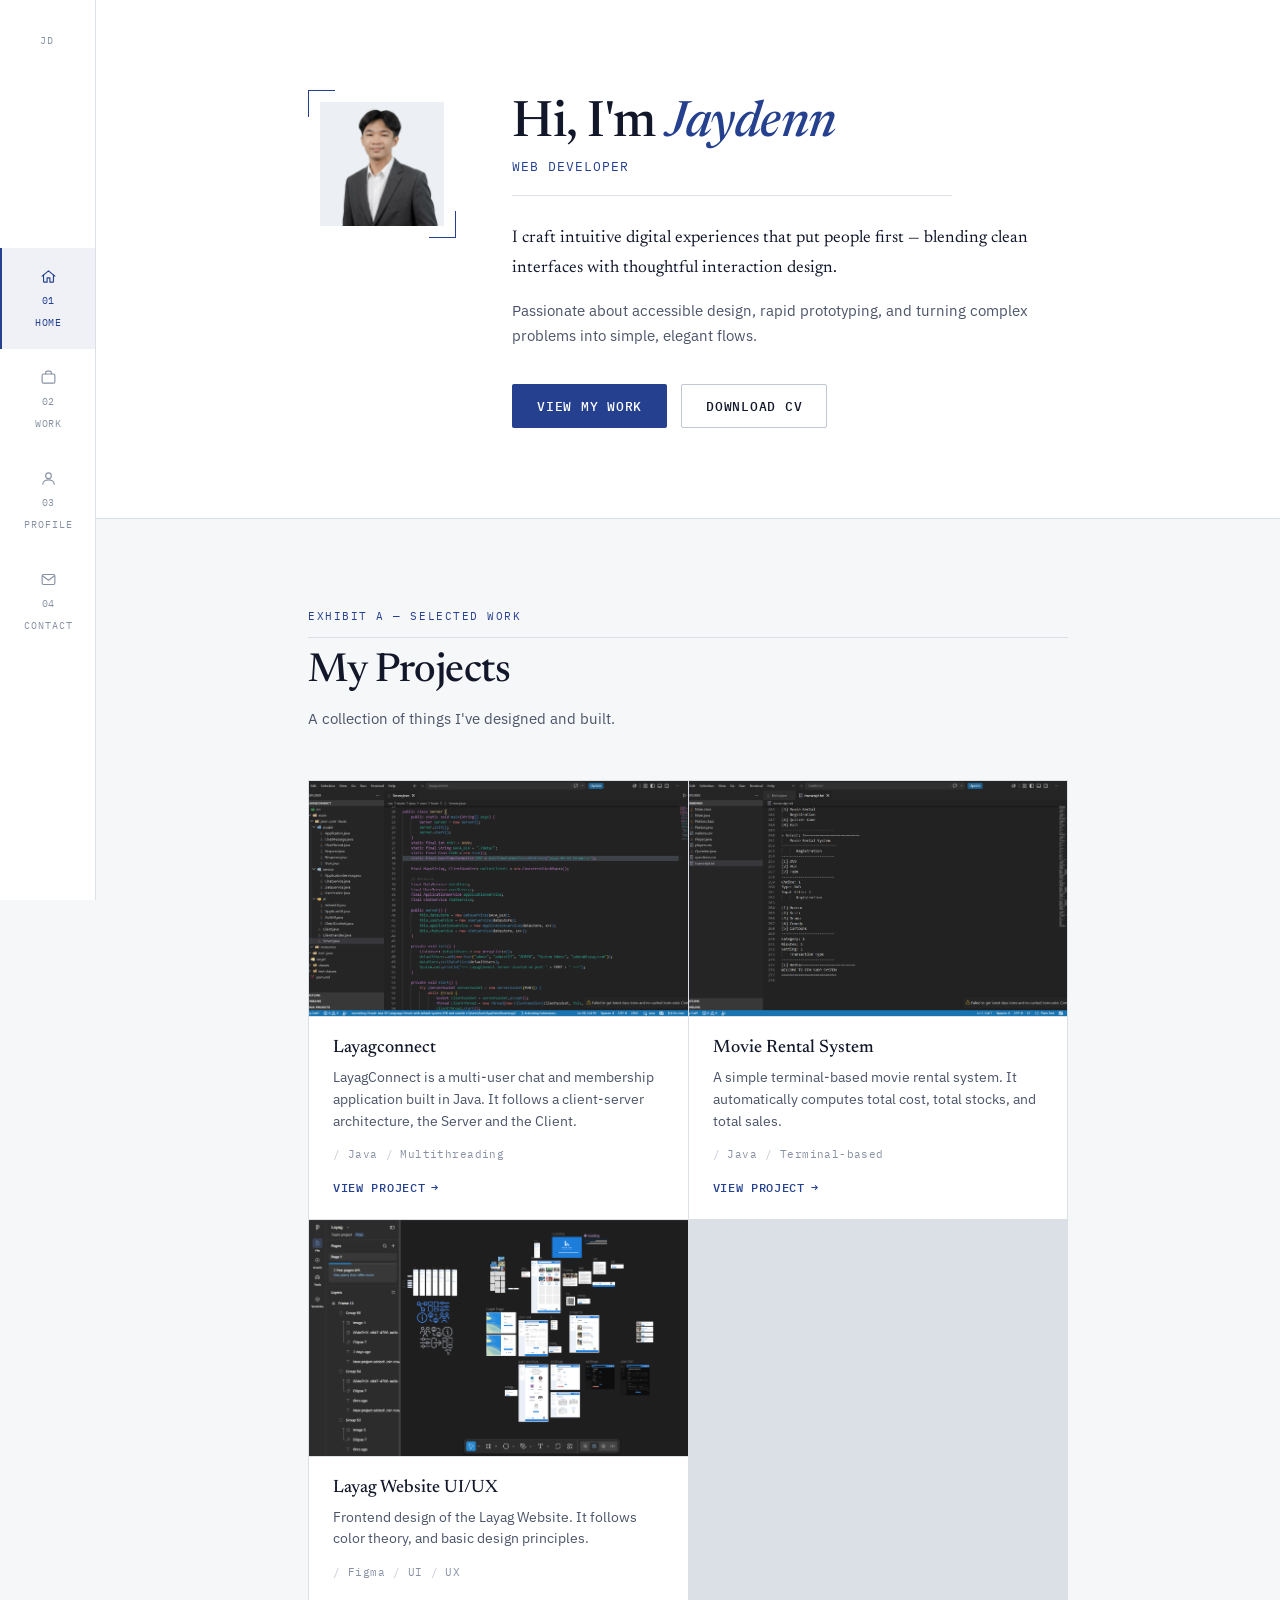
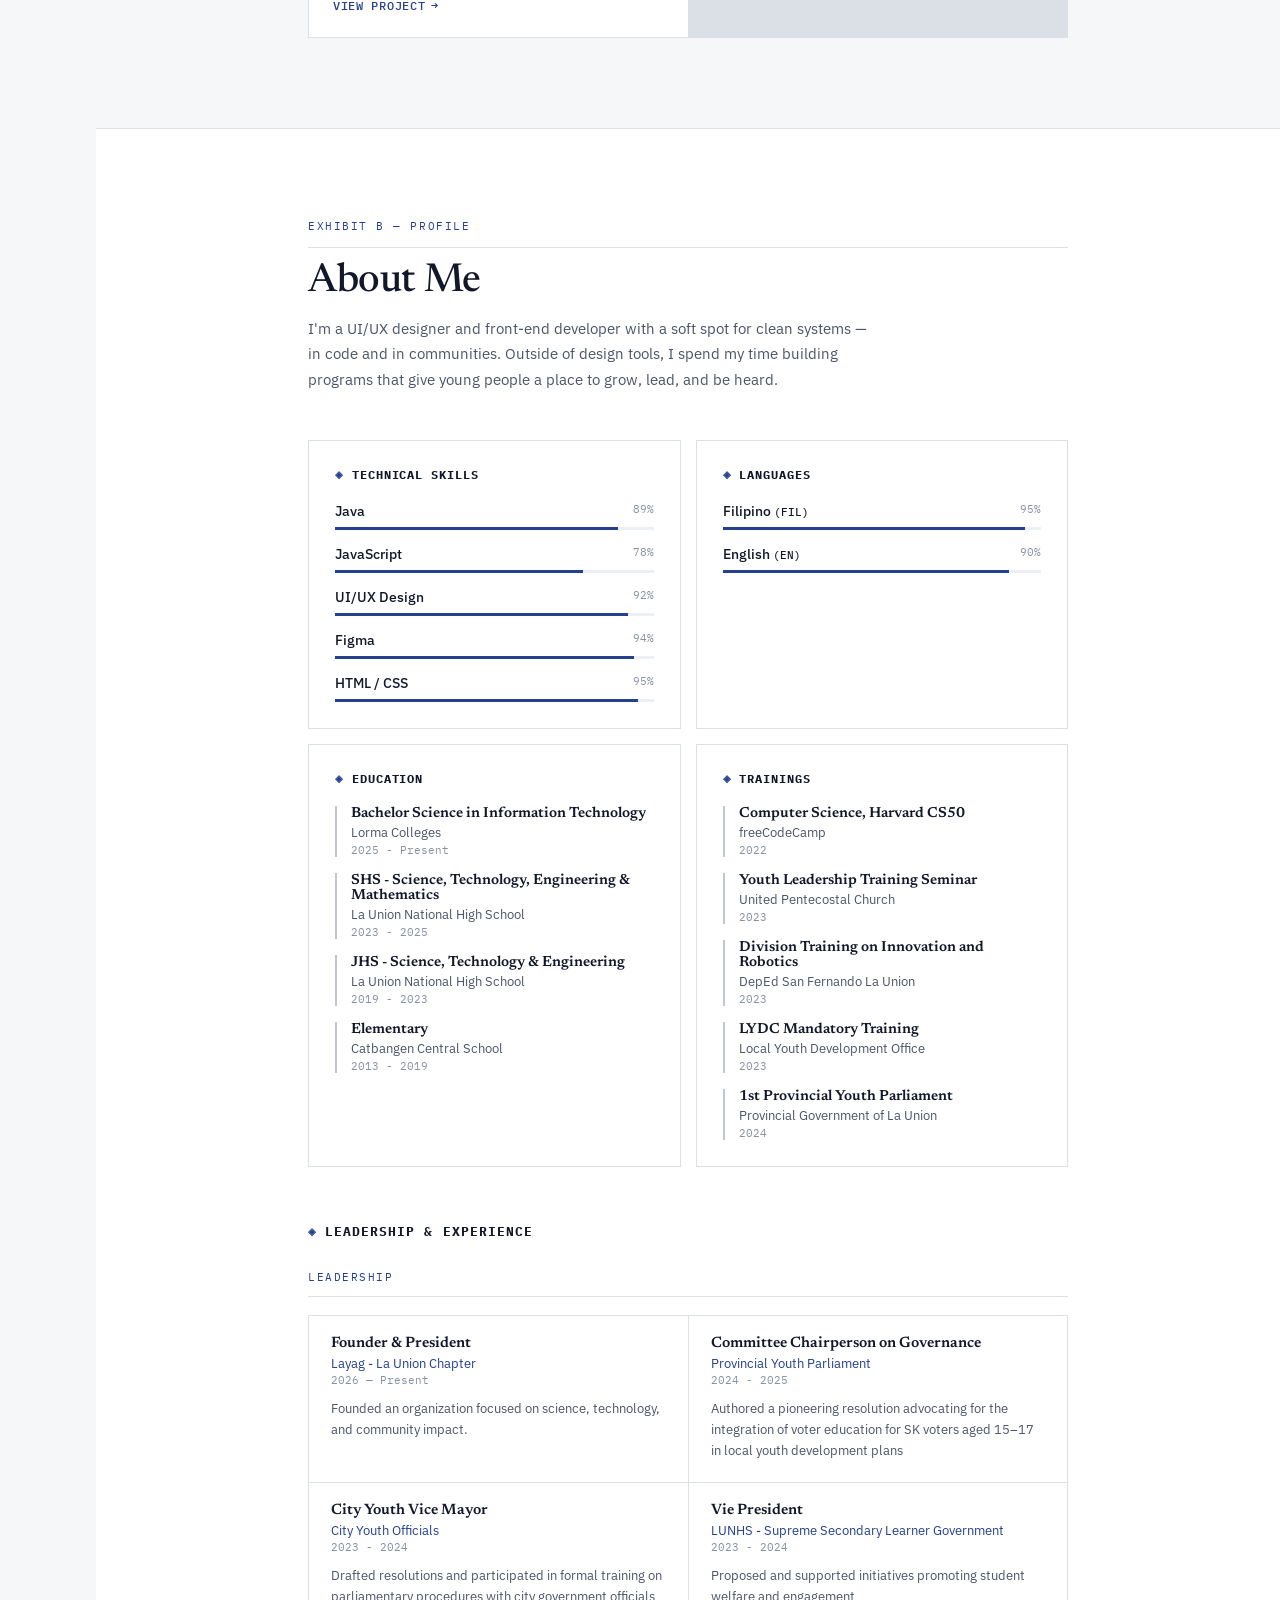
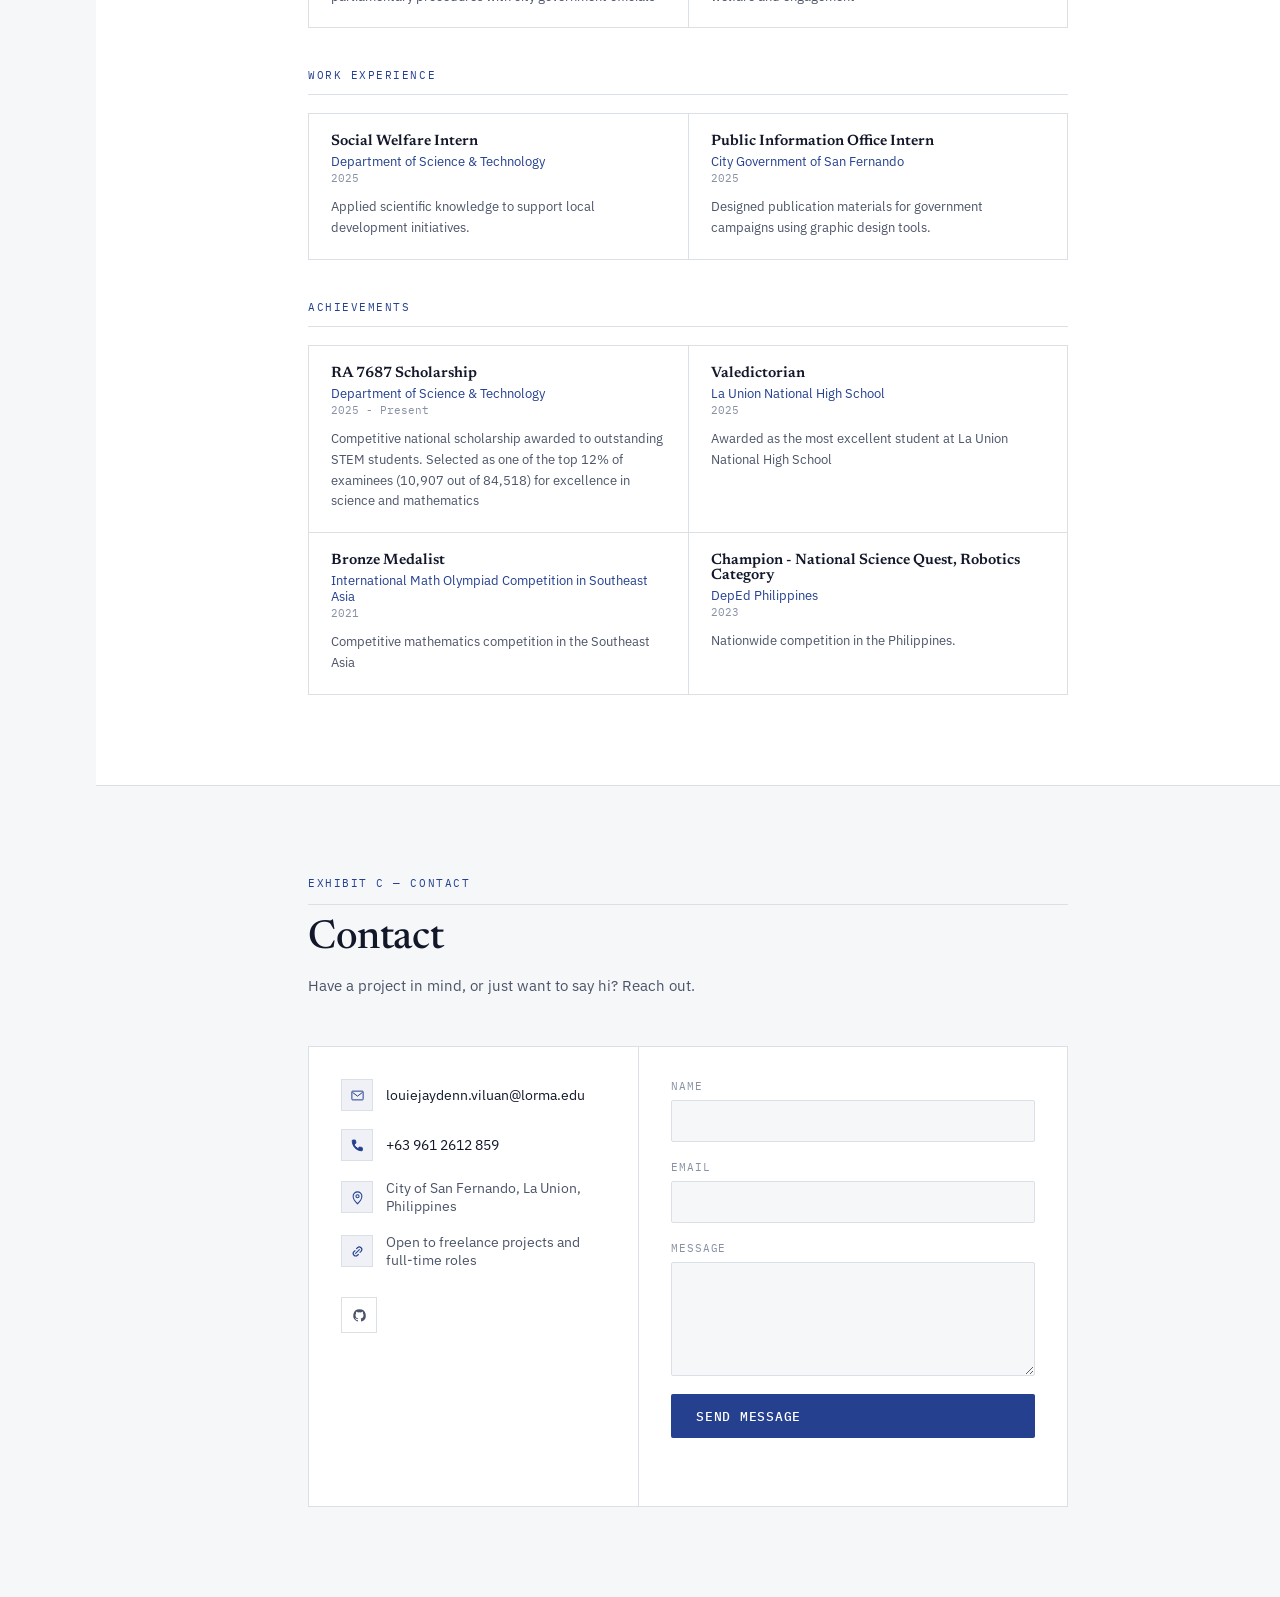
<file: index.html>
<!DOCTYPE html>
<html lang="en">
<head>
<meta charset="UTF-8">
<meta name="viewport" content="width=device-width, initial-scale=1.0">
<title>Jaydenn — Portfolio</title>
<link rel="preconnect" href="https://fonts.googleapis.com">
<link rel="preconnect" href="https://fonts.gstatic.com" crossorigin>
<link href="https://fonts.googleapis.com/css2?family=Newsreader:ital,wght@0,400;0,500;0,600;1,400;1,500&family=IBM+Plex+Sans:wght@400;500;600&family=IBM+Plex+Mono:wght@400;500&display=swap" rel="stylesheet">
<link rel="stylesheet" href="css/style.css">
</head>
<body>

<!-- Sidebar navigation — a case-file tab index -->
<nav class="sidenav" id="sidenav" aria-label="Primary">
  <span class="sidenav-mark" aria-hidden="true">JD</span>
  <div class="sidenav-track">
    <button class="nav-btn" data-target="home" aria-current="page" aria-label="Home">
      <svg viewBox="0 0 24 24"><path d="M3 11.5 12 4l9 7.5"/><path d="M5 10v9a1 1 0 0 0 1 1h4v-6h4v6h4a1 1 0 0 0 1-1v-9"/></svg>
      <span class="nav-index">01</span>
      <span class="nav-label">Home</span>
    </button>
    <button class="nav-btn" data-target="projects" aria-label="Projects">
      <svg viewBox="0 0 24 24"><rect x="3" y="7" width="18" height="13" rx="2"/><path d="M8 7V5a2 2 0 0 1 2-2h4a2 2 0 0 1 2 2v2"/></svg>
      <span class="nav-index">02</span>
      <span class="nav-label">Work</span>
    </button>
    <button class="nav-btn" data-target="about" aria-label="About Me">
      <svg viewBox="0 0 24 24"><circle cx="12" cy="8" r="4"/><path d="M4 20c0-4 4-6 8-6s8 2 8 6"/></svg>
      <span class="nav-index">03</span>
      <span class="nav-label">Profile</span>
    </button>
    <button class="nav-btn" data-target="contact" aria-label="Contact">
      <svg viewBox="0 0 24 24"><rect x="3" y="5" width="18" height="14" rx="2"/><path d="m4 7 8 6 8-6"/></svg>
      <span class="nav-index">04</span>
      <span class="nav-label">Contact</span>
    </button>
  </div>
</nav>

<main id="app">

  <!-- HOME -->
  <section class="view" id="home" data-view>
    <div class="panel hero-panel">
      <div class="hero-photo-ring">
        <img id="profilePhoto" src="assets/profile-photo.png" alt="Professional photo of Jaydenn" class="hero-photo">
      </div>
      <div class="hero-text">
        <h1 class="hero-name">Hi, I'm <span class="grad-text" id="profileName">Name</span></h1>
        <p class="hero-title" id="profileTitle">Title</p>
        <p class="hero-tagline" id="profileTagline"></p>
        <p class="hero-subtext" id="profileSubtext"></p>
        <div class="hero-actions">
          <button class="btn btn-primary" id="ctaPrimary"></button>
          <a class="btn btn-ghost" id="ctaSecondary" href="#" target="_blank" rel="noopener"></a>
        </div>
      </div>
    </div>
  </section>

  <!-- PROJECTS -->
  <section class="view" id="projects" data-view>
    <div class="panel">
      <header class="section-head">
        <p class="eyebrow">Exhibit A — Selected Work</p>
        <h2>My Projects</h2>
        <p class="section-sub">A collection of things I've designed and built.</p>
      </header>
      <div class="project-grid" id="projectGrid"></div>
    </div>
  </section>

  <!-- ABOUT -->
  <section class="view" id="about" data-view>
    <div class="panel">
      <header class="section-head">
        <p class="eyebrow">Exhibit B — Profile</p>
        <h2>About Me</h2>
        <p class="section-sub" id="aboutBio"></p>
      </header>

      <div class="about-grid">

        <div class="about-card" id="skillsCard">
          <h3 class="card-title"><span class="card-icon">◈</span> Technical Skills</h3>
          <div class="skill-list" id="skillList"></div>
        </div>

        <div class="about-card" id="languagesCard">
          <h3 class="card-title"><span class="card-icon">◈</span> Languages</h3>
          <div class="skill-list" id="languageList"></div>
        </div>

        <div class="about-card" id="educationCard">
          <h3 class="card-title"><span class="card-icon">◈</span> Education</h3>
          <div class="entry-list" id="educationList"></div>
        </div>

        <div class="about-card" id="trainingsCard">
          <h3 class="card-title"><span class="card-icon">◈</span> Trainings</h3>
          <div class="entry-list" id="certificationList"></div>
        </div>

      </div>

      <div class="experience-block">
        <h3 class="card-title standalone"><span class="card-icon">◈</span> Leadership &amp; Experience</h3>
        <div class="experience-groups" id="experienceGroups"></div>
      </div>

    </div>
  </section>

  <!-- CONTACT -->
  <section class="view" id="contact" data-view>
    <div class="panel">
      <header class="section-head">
        <p class="eyebrow">Exhibit C — Contact</p>
        <h2>Contact</h2>
        <p class="section-sub">Have a project in mind, or just want to say hi? Reach out.</p>
      </header>

      <div class="contact-grid">
        <div class="contact-info">
          <ul class="info-list" id="contactInfoList"></ul>
          <div class="social-row" id="socialRow"></div>
        </div>

        <form class="contact-form" id="contactForm" novalidate>
          <div class="field">
            <label for="cf-name">Name</label>
            <input type="text" id="cf-name" name="name" required autocomplete="name">
          </div>
          <div class="field">
            <label for="cf-email">Email</label>
            <input type="email" id="cf-email" name="email" required autocomplete="email">
          </div>
          <div class="field">
            <label for="cf-message">Message</label>
            <textarea id="cf-message" name="message" rows="5" required></textarea>
          </div>
          <button type="submit" class="btn btn-primary" id="cf-submit">Send Message</button>
          <p class="form-note" id="formNote" role="status"></p>
        </form>
      </div>
    </div>
  </section>

</main>

<script src="js/script.js"></script>
</body>
</html>
</file>
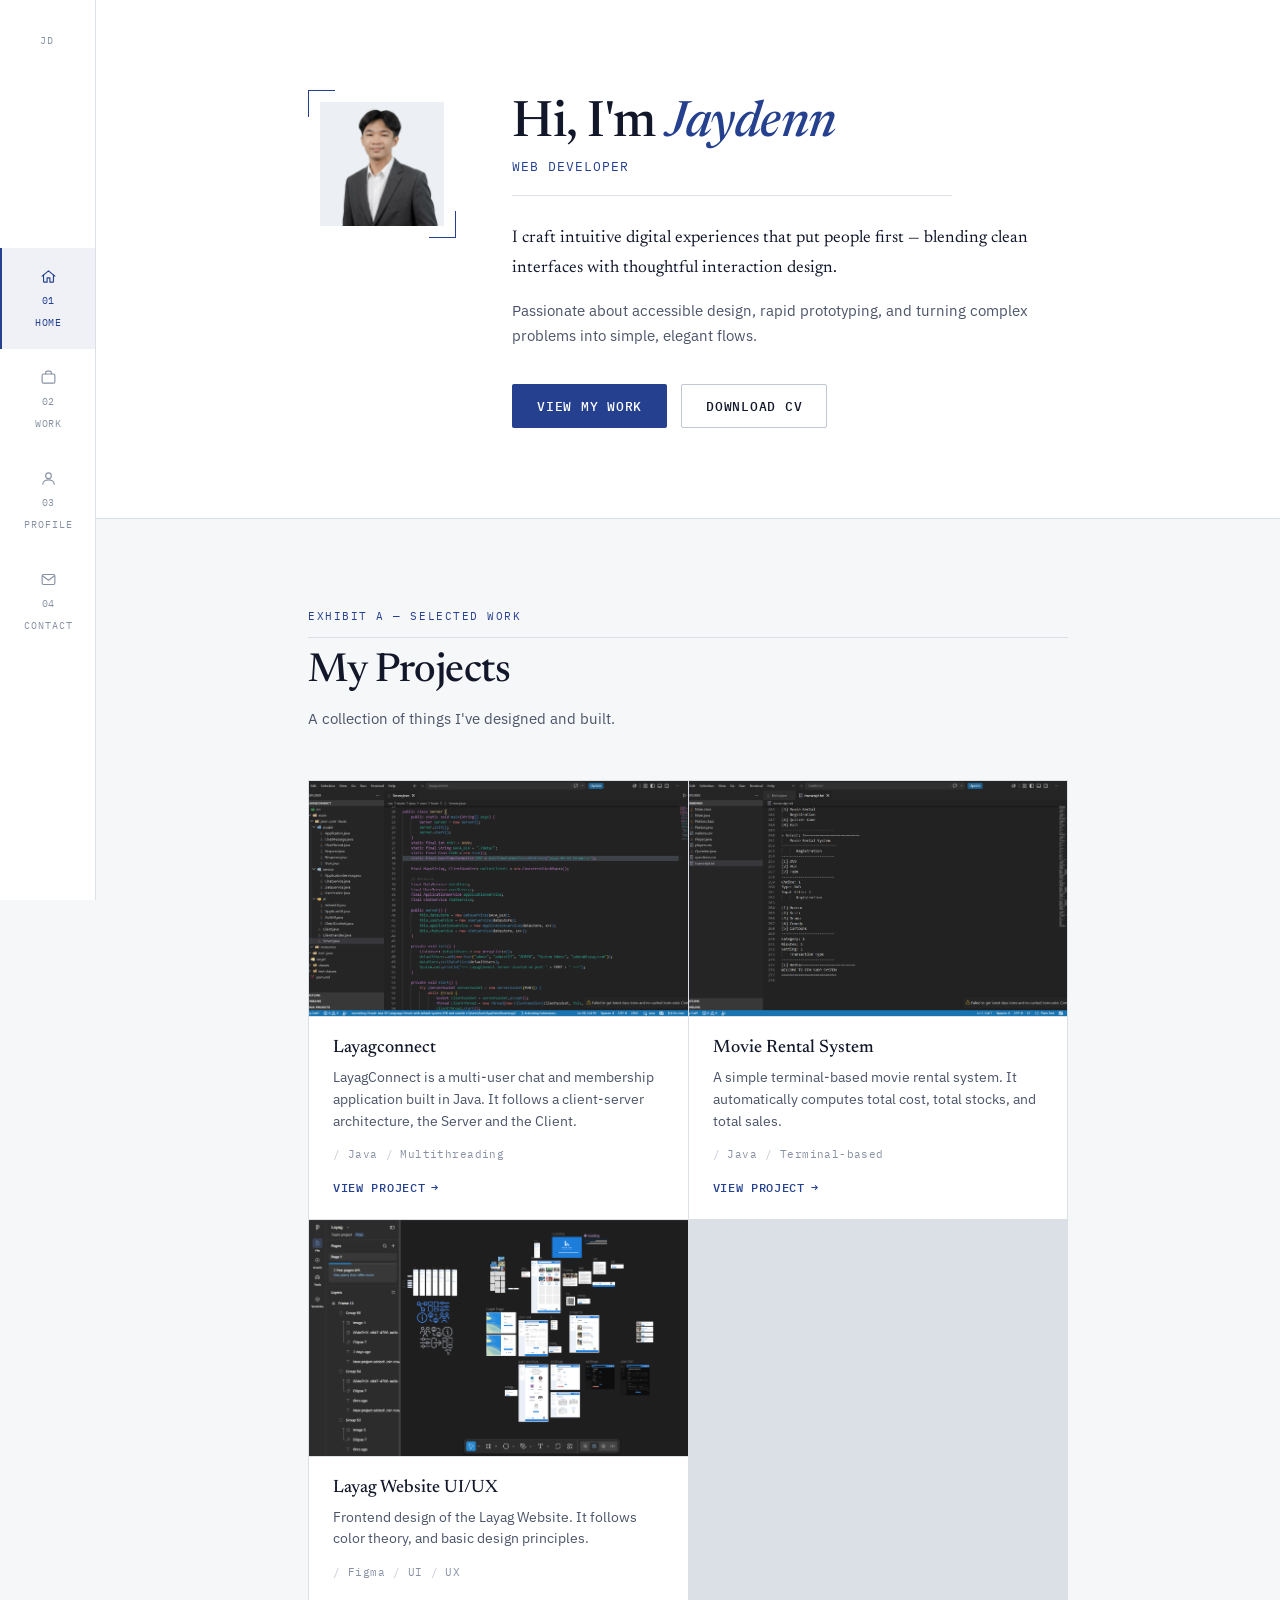
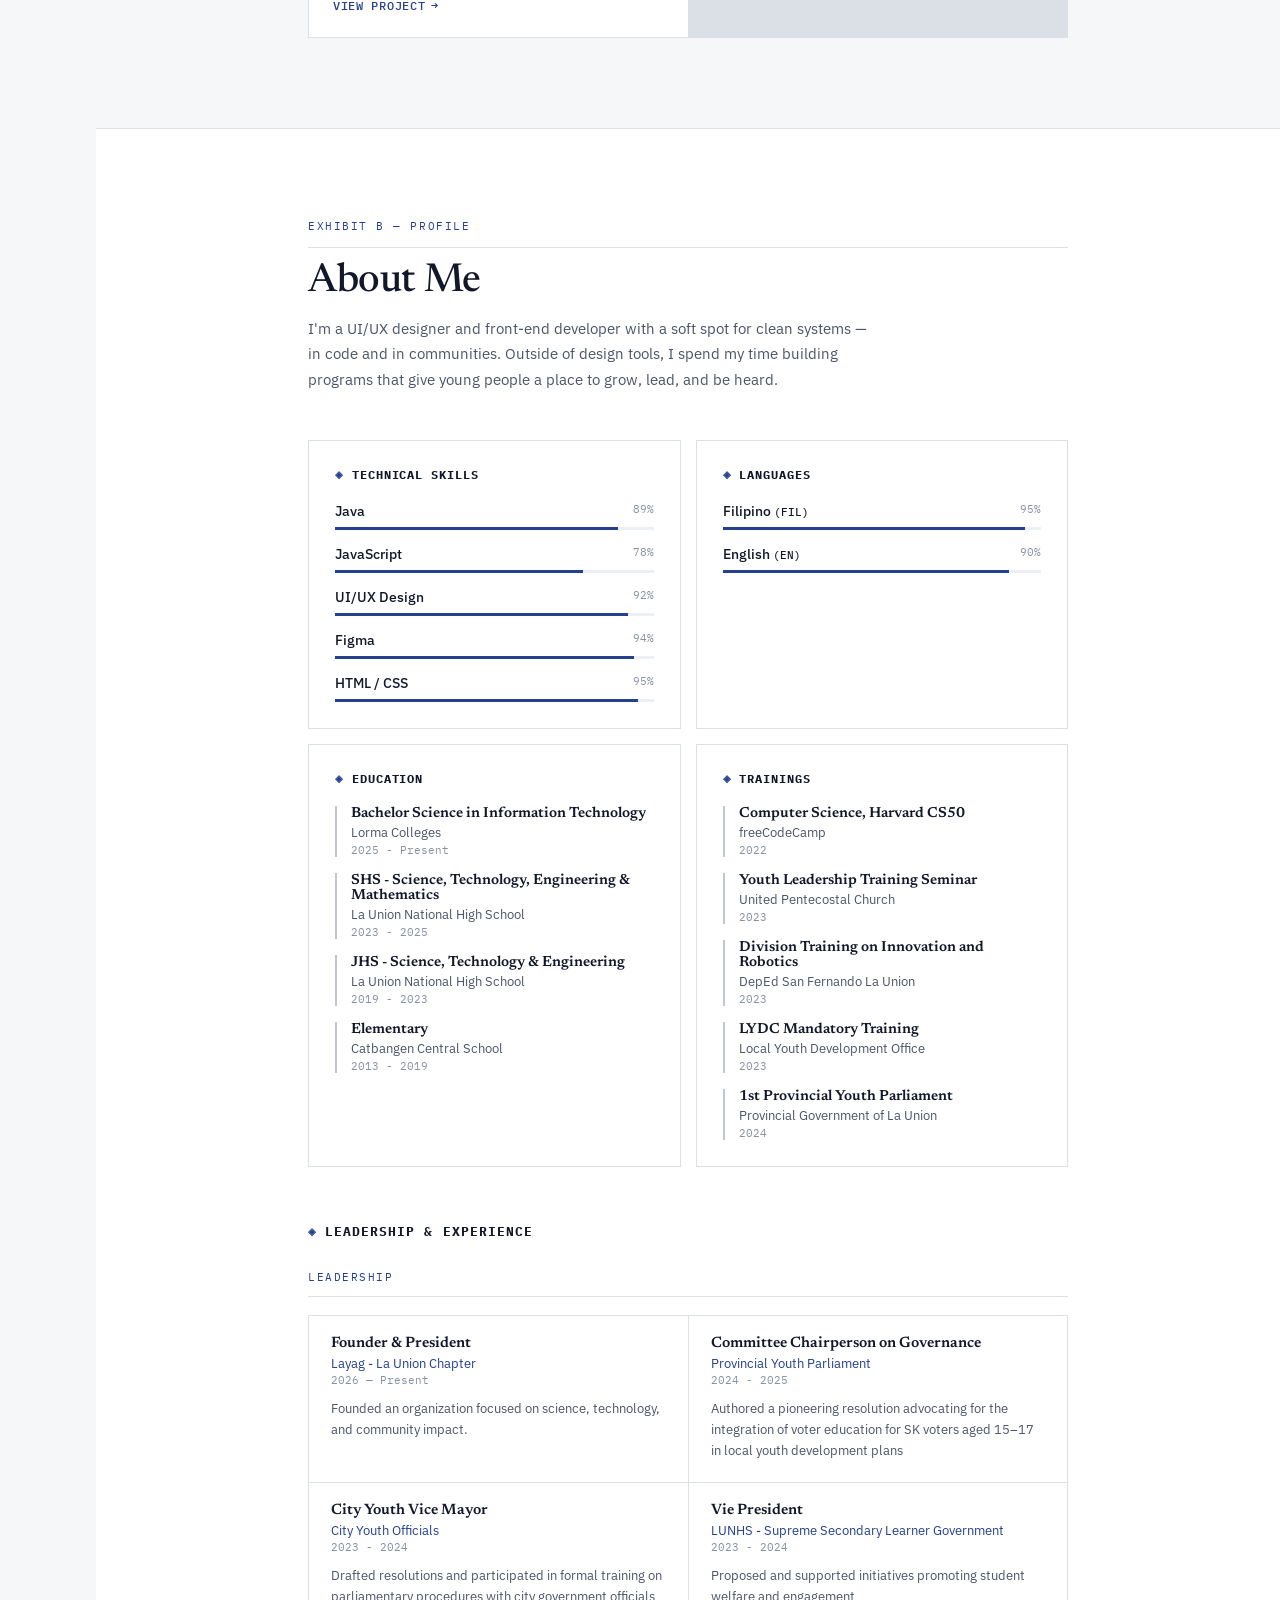
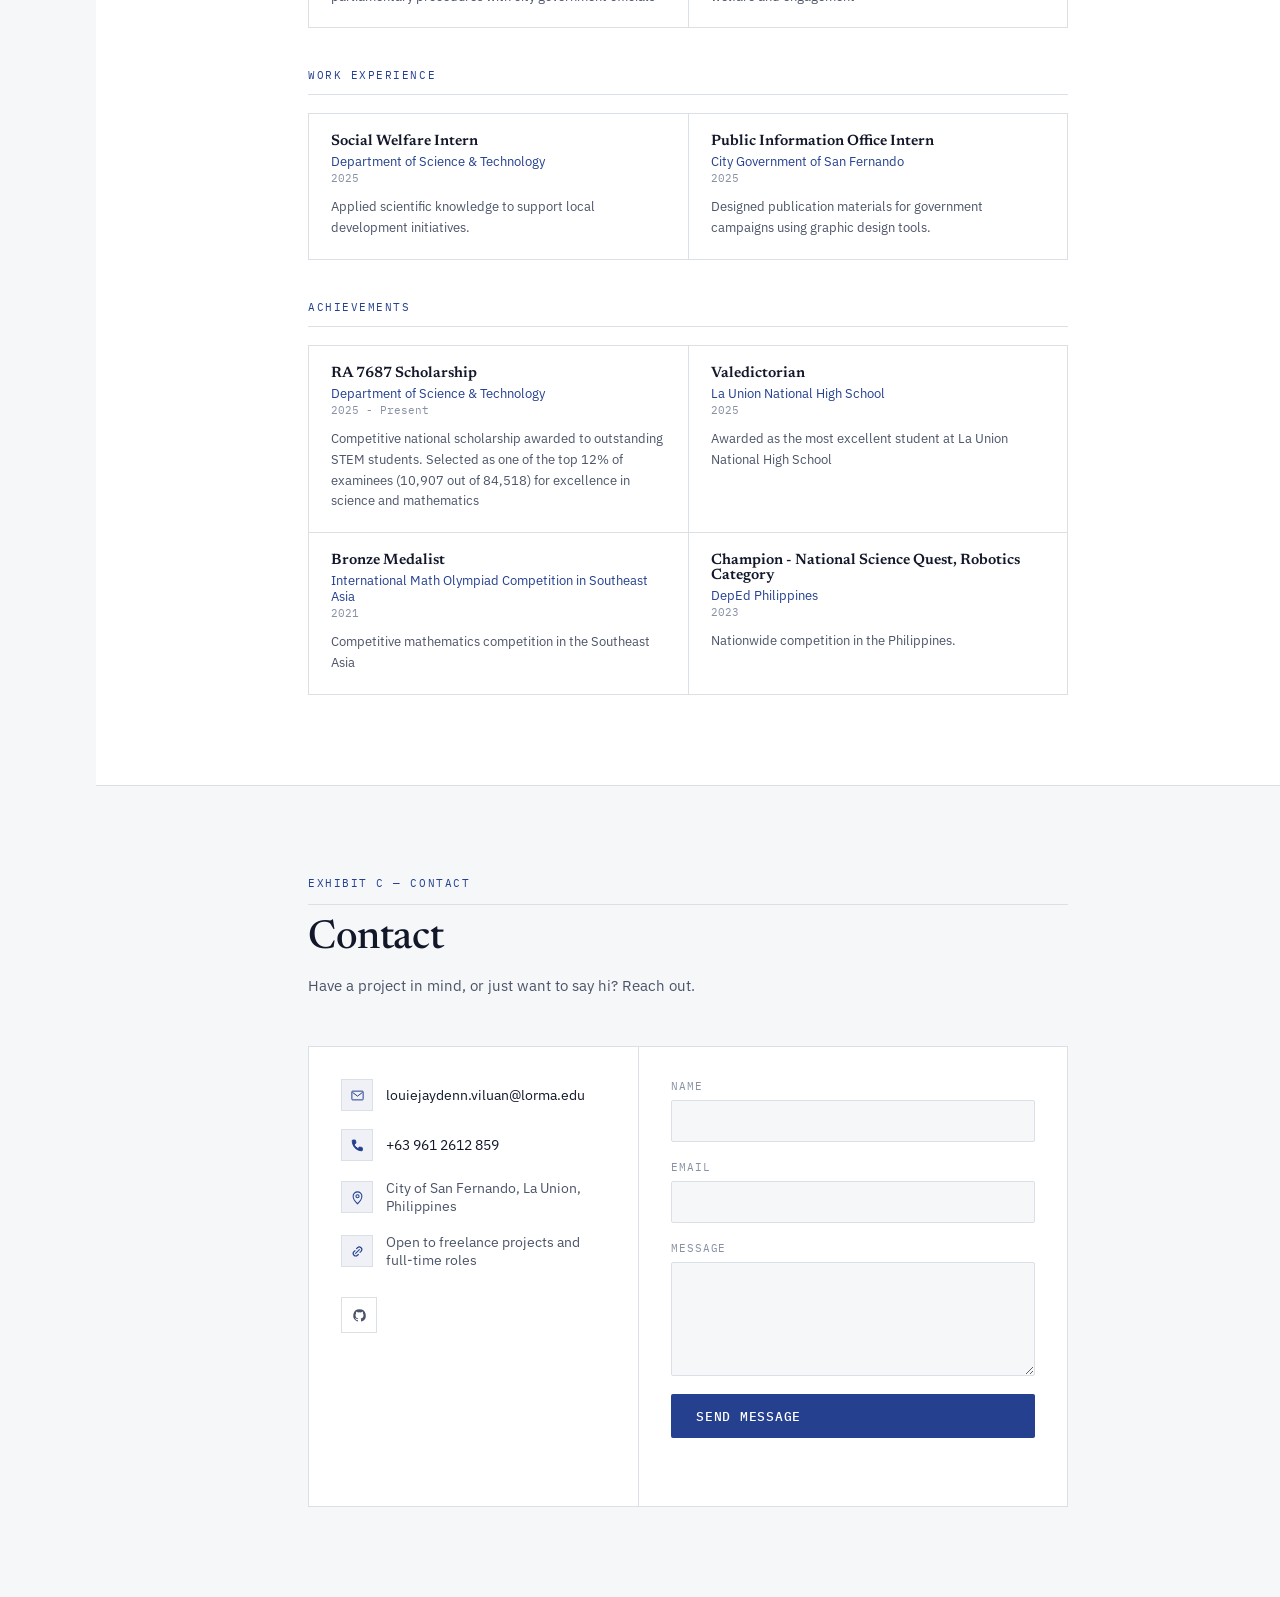
<file: portfolio/index.html>
<!DOCTYPE html>
<html lang="en">
<head>
<meta charset="UTF-8">
<meta name="viewport" content="width=device-width, initial-scale=1.0">
<title>Jaydenn — Portfolio</title>
<link rel="preconnect" href="https://fonts.googleapis.com">
<link rel="preconnect" href="https://fonts.gstatic.com" crossorigin>
<link href="https://fonts.googleapis.com/css2?family=Newsreader:ital,wght@0,400;0,500;0,600;1,400;1,500&family=IBM+Plex+Sans:wght@400;500;600&family=IBM+Plex+Mono:wght@400;500&display=swap" rel="stylesheet">
<link rel="stylesheet" href="css/style.css">
</head>
<body>

<!-- Sidebar navigation — a case-file tab index -->
<nav class="sidenav" id="sidenav" aria-label="Primary">
  <span class="sidenav-mark" aria-hidden="true">JD</span>
  <div class="sidenav-track">
    <button class="nav-btn" data-target="home" aria-current="page" aria-label="Home">
      <svg viewBox="0 0 24 24"><path d="M3 11.5 12 4l9 7.5"/><path d="M5 10v9a1 1 0 0 0 1 1h4v-6h4v6h4a1 1 0 0 0 1-1v-9"/></svg>
      <span class="nav-index">01</span>
      <span class="nav-label">Home</span>
    </button>
    <button class="nav-btn" data-target="projects" aria-label="Projects">
      <svg viewBox="0 0 24 24"><rect x="3" y="7" width="18" height="13" rx="2"/><path d="M8 7V5a2 2 0 0 1 2-2h4a2 2 0 0 1 2 2v2"/></svg>
      <span class="nav-index">02</span>
      <span class="nav-label">Work</span>
    </button>
    <button class="nav-btn" data-target="about" aria-label="About Me">
      <svg viewBox="0 0 24 24"><circle cx="12" cy="8" r="4"/><path d="M4 20c0-4 4-6 8-6s8 2 8 6"/></svg>
      <span class="nav-index">03</span>
      <span class="nav-label">Profile</span>
    </button>
    <button class="nav-btn" data-target="contact" aria-label="Contact">
      <svg viewBox="0 0 24 24"><rect x="3" y="5" width="18" height="14" rx="2"/><path d="m4 7 8 6 8-6"/></svg>
      <span class="nav-index">04</span>
      <span class="nav-label">Contact</span>
    </button>
  </div>
</nav>

<main id="app">

  <!-- HOME -->
  <section class="view" id="home" data-view>
    <div class="panel hero-panel">
      <div class="hero-photo-ring">
        <img id="profilePhoto" src="" alt="" class="hero-photo">
      </div>
      <div class="hero-text">
        <h1 class="hero-name">Hi, I'm <span class="grad-text" id="profileName">Name</span></h1>
        <p class="hero-title" id="profileTitle">Title</p>
        <p class="hero-tagline" id="profileTagline"></p>
        <p class="hero-subtext" id="profileSubtext"></p>
        <div class="hero-actions">
          <button class="btn btn-primary" id="ctaPrimary"></button>
          <a class="btn btn-ghost" id="ctaSecondary" href="#" target="_blank" rel="noopener"></a>
        </div>
      </div>
    </div>
  </section>

  <!-- PROJECTS -->
  <section class="view" id="projects" data-view>
    <div class="panel">
      <header class="section-head">
        <p class="eyebrow">Exhibit A — Selected Work</p>
        <h2>My Projects</h2>
        <p class="section-sub">A collection of things I've designed and built.</p>
      </header>
      <div class="project-grid" id="projectGrid"></div>
    </div>
  </section>

  <!-- ABOUT -->
  <section class="view" id="about" data-view>
    <div class="panel">
      <header class="section-head">
        <p class="eyebrow">Exhibit B — Profile</p>
        <h2>About Me</h2>
        <p class="section-sub" id="aboutBio"></p>
      </header>

      <div class="about-grid">

        <div class="about-card" id="skillsCard">
          <h3 class="card-title"><span class="card-icon">◈</span> Technical Skills</h3>
          <div class="skill-list" id="skillList"></div>
        </div>

        <div class="about-card" id="languagesCard">
          <h3 class="card-title"><span class="card-icon">◈</span> Languages</h3>
          <div class="skill-list" id="languageList"></div>
        </div>

        <div class="about-card" id="educationCard">
          <h3 class="card-title"><span class="card-icon">◈</span> Education</h3>
          <div class="entry-list" id="educationList"></div>
        </div>

        <div class="about-card" id="trainingsCard">
          <h3 class="card-title"><span class="card-icon">◈</span> Trainings</h3>
          <div class="entry-list" id="certificationList"></div>
        </div>

      </div>

      <div class="experience-block">
        <h3 class="card-title standalone"><span class="card-icon">◈</span> Leadership &amp; Experience</h3>
        <div class="experience-groups" id="experienceGroups"></div>
      </div>

    </div>
  </section>

  <!-- CONTACT -->
  <section class="view" id="contact" data-view>
    <div class="panel">
      <header class="section-head">
        <p class="eyebrow">Exhibit C — Contact</p>
        <h2>Contact</h2>
        <p class="section-sub">Have a project in mind, or just want to say hi? Reach out.</p>
      </header>

      <div class="contact-grid">
        <div class="contact-info">
          <ul class="info-list" id="contactInfoList"></ul>
          <div class="social-row" id="socialRow"></div>
        </div>

        <form class="contact-form" id="contactForm" novalidate>
          <div class="field">
            <label for="cf-name">Name</label>
            <input type="text" id="cf-name" name="name" required autocomplete="name">
          </div>
          <div class="field">
            <label for="cf-email">Email</label>
            <input type="email" id="cf-email" name="email" required autocomplete="email">
          </div>
          <div class="field">
            <label for="cf-message">Message</label>
            <textarea id="cf-message" name="message" rows="5" required></textarea>
          </div>
          <button type="submit" class="btn btn-primary" id="cf-submit">Send Message</button>
          <p class="form-note" id="formNote" role="status"></p>
        </form>
      </div>
    </div>
  </section>

</main>

<script src="js/script.js"></script>
</body>
</html>
</file>
<file: css/style.css>
:root {
  --paper:        #F6F7F9;
  --paper-alt:    #ECEFF4;
  --white:        #FFFFFF;

  --ink:          #12172A;
  --ink-dim:      #4B5468;
  --ink-faint:    #8891A3;

  --navy:         #17223E;
  --navy-deep:    #0F1729;

  --blue:         #24408F;
  --blue-bright:  #3E63D6;
  --blue-wash:    rgba(36, 64, 143, 0.07);

  --line:         #DBDFE6;
  --line-strong:  #C0C6D2;


  --radius-lg: 4px;
  --radius-md: 3px;
  --radius-sm: 2px;

  --font-display: 'Newsreader', serif;
  --font-body: 'IBM Plex Sans', sans-serif;
  --font-mono: 'IBM Plex Mono', monospace;

  --nav-w: clamp(4.5rem, 9vw, 6rem);

  --content-max: min(90vw, 47.5rem);
}

* { box-sizing: border-box; }

html {
  scroll-behavior: smooth;
  font-size: 100%; 
}

body {
  margin: 0;
  background: var(--paper);
  color: var(--ink);
  font-family: var(--font-body);
  min-height: 100vh;
  overflow-x: hidden;
  -webkit-font-smoothing: antialiased;
}

::selection { background: rgba(36,64,143,0.16); color: var(--ink); }

a { color: inherit; }

button { font-family: inherit; cursor: pointer; }

@media (prefers-reduced-motion: reduce) {
  html { scroll-behavior: auto; }
  *, *::before, *::after { animation-duration: 0.01ms !important; transition-duration: 0.01ms !important; }
}

/* 
   SIDE NAV - a case-file tab index
    */
.sidenav {
  position: fixed;
  z-index: 50;
  top: 0;
  left: 0;
  width: var(--nav-w);
  height: 100vh;
  background: var(--white);
  border-right: 1px solid var(--line);
  display: flex;
  flex-direction: column;
  align-items: stretch;
  justify-content: center;
  padding: 0;
}

.sidenav-mark {
  position: absolute;
  top: 2.125rem;
  left: 0;
  right: 0;
  text-align: center;
  font-family: var(--font-mono);
  font-size: 0.625rem;
  letter-spacing: 0.16em;
  color: var(--ink-faint);
}

.sidenav-track {
  display: flex;
  flex-direction: column;
  position: relative;
  z-index: 2;
}

.nav-btn {
  position: relative;
  display: flex;
  flex-direction: column;
  align-items: center;
  gap: 0.5625rem;
  padding: 1.25rem 0.375rem;
  border: none;
  background: transparent;
  color: var(--ink-faint);
  border-left: 2px solid transparent;
  transition: color 0.25s ease, background 0.25s ease, border-color 0.25s ease;
}
.nav-btn svg {
  width: 1.0625rem;
  height: 1.0625rem;
  fill: none;
  stroke: currentColor;
  stroke-width: 1.6;
  stroke-linecap: round;
  stroke-linejoin: round;
}
.nav-btn .nav-index {
  font-family: var(--font-mono);
  font-size: 0.5938rem;
  letter-spacing: 0.06em;
  color: var(--ink-faint);
}
.nav-btn .nav-label {
  font-family: var(--font-mono);
  font-size: 0.5938rem;
  letter-spacing: 0.1em;
  text-transform: uppercase;
}
.nav-btn:hover { color: var(--ink); background: var(--paper); }
.nav-btn.active {
  color: var(--blue);
  border-left-color: var(--blue);
  background: var(--blue-wash);
}
.nav-btn.active .nav-index { color: var(--blue); }

/* 
   MAIN / SECTIONS - continuous scroll
    */
#app {
  position: relative;
  margin-left: var(--nav-w);
  min-height: 100vh;
}

.view {
  width: 100%;
  padding: clamp(4rem, 10vh, 7.5rem) max(3rem, calc(50% - var(--content-max) / 2 - var(--nav-w) / 2)) clamp(4rem, 10vh, 7.5rem);
  border-bottom: 1px solid var(--line);
  scroll-margin-top: 1.25rem;
}
.view:last-child { border-bottom: none; }
#home.view { background: var(--white); }
#projects.view { background: var(--paper); }
#about.view { background: var(--white); }
#contact.view { background: var(--paper); }

.panel {
  max-width: var(--content-max);
  margin: 0 auto;
}

.section-head { margin-bottom: 3rem; }
.eyebrow {
  font-family: var(--font-mono);
  font-size: 0.6875rem;
  letter-spacing: 0.14em;
  text-transform: uppercase;
  color: var(--blue);
  margin: 0 0 0.875rem;
  padding-bottom: 0.875rem;
  border-bottom: 1px solid var(--line);
}
.section-head h2 {
  font-family: var(--font-display);
  font-weight: 500;
  font-size: clamp(1.875rem, 4vw, 2.5rem);
  margin: 0 0 0.875rem;
  color: var(--ink);
  letter-spacing: -0.01em;
}
.section-sub {
  color: var(--ink-dim);
  max-width: 35rem;
  margin: 0;
  line-height: 1.7;
  font-size: 0.9375rem;
}

.grad-text { color: var(--blue); font-style: italic; }

/* 
   HOME
    */
#home .panel {
  position: relative;
}
.hero-panel {
  display: grid;
  grid-template-columns: auto 1fr;
  gap: 3.5rem;
  align-items: start;
}

.hero-photo-ring {
  position: relative;
  width: clamp(6.5rem, 16vw, 9.25rem);
  height: clamp(6.5rem, 16vw, 9.25rem);
  padding: 0.75rem;
  flex-shrink: 0;
}
.hero-photo-ring::before,
.hero-photo-ring::after {
  content: '';
  position: absolute;
  width: 1.625rem;
  height: 1.625rem;
  border-color: var(--blue);
  border-style: solid;
}
.hero-photo-ring::before { top: 0; left: 0; border-width: 1.5px 0 0 1.5px; }
.hero-photo-ring::after { bottom: 0; right: 0; border-width: 0 1.5px 1.5px 0; }
.hero-photo {
  object-fit: cover;
  width: 100%;
  height: 100%;
  display: block;
  background: var(--paper-alt);
  filter: grayscale(0.15);
}

.hero-text { padding-top: 0.375rem; }

.hero-name {
  font-family: var(--font-display);
  font-weight: 500;
  font-size: clamp(2.125rem, 5vw, 3.125rem);
  line-height: 1.12;
  margin: 0 0 0.375rem;
  letter-spacing: -0.01em;
  color: var(--ink);
}
.hero-title {
  font-family: var(--font-mono);
  color: var(--blue);
  font-size: 0.8125rem;
  letter-spacing: 0.08em;
  text-transform: uppercase;
  margin: 0 0 1.75rem;
  padding-bottom: 1.25rem;
  border-bottom: 1px solid var(--line);
  max-width: 27.5rem;
}
.hero-tagline {
  max-width: 35rem;
  color: var(--ink);
  line-height: 1.75;
  font-size: 1.0625rem;
  margin: 0 0 0.875rem;
  font-family: var(--font-display);
}
.hero-subtext {
  max-width: 32.5rem;
  color: var(--ink-dim);
  line-height: 1.75;
  margin: 0 0 2.25rem;
  font-size: 0.9063rem;
}
.hero-actions { display: flex; gap: 0.875rem; flex-wrap: wrap; }

.btn {
  font-family: var(--font-mono);
  font-weight: 500;
  font-size: 0.7813rem;
  letter-spacing: 0.06em;
  text-transform: uppercase;
  padding: 0.8125rem 1.5rem;
  border-radius: var(--radius-sm);
  border: 1px solid transparent;
  text-decoration: none;
  display: inline-flex;
  align-items: center;
  gap: 0.5rem;
  transition: transform 0.18s ease, box-shadow 0.18s ease, background 0.18s ease, border-color 0.18s ease;
}
.btn-primary {
  background: var(--blue);
  color: var(--white);
}
.btn-primary:hover { background: var(--blue-bright); box-shadow: 0 0.375rem 1rem -0.375rem rgba(36,64,143,0.45); }
.btn-ghost {
  background: transparent;
  color: var(--ink);
  border-color: var(--line-strong);
}
.btn-ghost:hover { border-color: var(--blue); color: var(--blue); }

@media (max-width: 700px) {
  .hero-panel { grid-template-columns: 1fr; gap: 1.75rem; }
  .hero-title { max-width: none; }
}

/* 
   PROJECTS
    */
.project-grid {
  display: grid;
  grid-template-columns: 1fr 1fr;
  gap: 1px;
  background: var(--line);
  border: 1px solid var(--line);
}
.project-card {
  background: var(--white);
  overflow: hidden;
  text-decoration: none;
  color: var(--ink);
  display: flex;
  flex-direction: column;
  transition: background 0.2s ease;
}
.project-card:hover { background: var(--paper); }
.project-thumb-wrap {
  aspect-ratio: 16/10;
  background: var(--paper-alt);
  overflow: hidden;
  border-bottom: 1px solid var(--line);
}
.project-thumb-wrap img {
  width: 100%; height: 100%; object-fit: cover; display: block;
  filter: grayscale(0.25);
  transition: filter 0.3s ease;
}
.project-card:hover .project-thumb-wrap img { filter: grayscale(0); }
.project-body { padding: 1.375rem 1.5rem 1.5rem; display: flex; flex-direction: column; gap: 0.625rem; flex: 1; }
.project-title { font-family: var(--font-display); font-weight: 500; font-size: 1.125rem; margin: 0; }
.project-desc { font-size: 0.8438rem; color: var(--ink-dim); line-height: 1.6; margin: 0; flex: 1; }
.project-tags { display: flex; flex-wrap: wrap; gap: 0.5rem; margin-top: 0.125rem; }
.tag {
  font-family: var(--font-mono);
  font-size: 0.6563rem;
  letter-spacing: 0.04em;
  padding: 0.1875rem 0;
  color: var(--ink-faint);
}
.tag::before { content: '/ '; color: var(--line-strong); }
.project-link {
  font-family: var(--font-mono);
  font-size: 0.7188rem;
  letter-spacing: 0.06em;
  text-transform: uppercase;
  font-weight: 500;
  color: var(--blue);
  display: inline-flex;
  align-items: center;
  gap: 0.375rem;
  margin-top: 0.375rem;
}
.project-link::after { content: '→'; transition: transform 0.2s ease; }
.project-card:hover .project-link::after { transform: translateX(0.1875rem); }

.empty-state {
  grid-column: 1 / -1;
  text-align: center;
  color: var(--ink-faint);
  padding: 3rem 0;
  font-family: var(--font-mono);
  font-size: 0.8125rem;
  background: var(--white);
}

/* 
   ABOUT
    */
.about-grid {
  display: grid;
  grid-template-columns: 1fr 1fr;
  gap: 0.9375rem;

  margin-bottom: 3.5rem;
}
.about-card {
  border: 1px solid var(--line);
  background: var(--white);
  padding: 1.625rem;
}
.card-title {
  font-family: var(--font-mono);
  font-size: 0.7188rem;
  letter-spacing: 0.08em;
  text-transform: uppercase;
  margin: 0 0 1.25rem;
  display: flex;
  align-items: center;
  gap: 0.5rem;
  color: var(--ink);
}
.card-title.standalone { justify-content: flex-start; font-size: 0.8125rem; margin-bottom: 1.875rem; }
.card-icon { color: var(--blue); font-size: 0.625rem; }

.skill-list { display: flex; flex-direction: column; gap: 0.9375rem; }
.skill-row .skill-row-top { display: flex; justify-content: space-between; font-size: 0.8438rem; margin-bottom: 0.4375rem; }
.skill-row .skill-name { color: var(--ink); font-weight: 500; }
.skill-row .skill-pct { color: var(--ink-faint); font-family: var(--font-mono); font-size: 0.6875rem; }
.bar-track {
  height: 3px; /* hairline progress track - kept in px, same reasoning as borders */
  background: var(--paper-alt);
  overflow: hidden;
}
.bar-fill {
  height: 100%;
  background: var(--blue);
  width: 0;
  transition: width 1.1s cubic-bezier(0.16, 1, 0.3, 1);
}

.entry-list { display: flex; flex-direction: column; gap: 1rem; }
.entry-item {
  padding-left: 0.875rem;
  border-left: 2px solid var(--line-strong);
}
.entry-title { font-size: 0.9063rem; font-weight: 600; margin: 0 0 0.1875rem; font-family: var(--font-display); }
.entry-sub { font-size: 0.7813rem; color: var(--ink-dim); margin: 0; }
.entry-period { font-size: 0.6875rem; color: var(--ink-faint); font-family: var(--font-mono); margin: 0.1875rem 0 0; }

.experience-block { margin-top: 0.5rem; }
.experience-groups { display: flex; flex-direction: column; gap: 2.5rem; }
.experience-group-title {
  font-family: var(--font-mono);
  font-size: 0.6875rem;
  letter-spacing: 0.14em;
  text-transform: uppercase;
  color: var(--blue);
  margin: 0 0 1.125rem;
  padding-bottom: 0.75rem;
  border-bottom: 1px solid var(--line);
}
.experience-cards {
  display: grid;
  grid-template-columns: 1fr 1fr;
  gap: 1px;
  background: var(--line);
  border: 1px solid var(--line);
}
.experience-card {
  background: var(--white);
  padding: 1.25rem 1.375rem;
  transition: background 0.2s ease;
}
.experience-card:hover { background: var(--paper); }
.experience-card h4 { font-size: 0.9375rem; margin: 0 0 0.25rem; font-family: var(--font-display); font-weight: 600; }
.experience-org { font-size: 0.7813rem; color: var(--blue); margin: 0 0 0.125rem; }
.experience-period { font-size: 0.6563rem; color: var(--ink-faint); font-family: var(--font-mono); margin: 0 0 0.75rem; }
.experience-desc { font-size: 0.8125rem; color: var(--ink-dim); line-height: 1.6; margin: 0; }

/* 
   CONTACT
    */
.contact-grid {
  display: grid;
  grid-template-columns: 1fr 1.3fr;
  gap: 1px;
  background: var(--line);
  border: 1px solid var(--line);
}
.contact-info { background: var(--white); padding: 2rem; }
.info-list { list-style: none; margin: 0 0 1.75rem; padding: 0; display: flex; flex-direction: column; gap: 1.125rem; }
.info-list li {
  display: flex;
  align-items: center;
  gap: 0.8125rem;
  font-size: 0.875rem;
  color: var(--ink-dim);
}
.info-list .info-icon {
  width: 2rem; height: 2rem;
  display: flex; align-items: center; justify-content: center;
  background: var(--blue-wash);
  border: 1px solid var(--line);
  color: var(--blue);
  flex-shrink: 0;
}
.info-list .info-icon svg { width: 0.9375rem; height: 0.9375rem; fill: none; stroke: currentColor; stroke-width: 1.6; }
.info-list a { color: var(--ink); text-decoration: none; }
.info-list a:hover { color: var(--blue); }

.social-row { display: flex; gap: 0.5rem; }
.social-btn {
  width: 2.25rem; height: 2.25rem;
  border: 1px solid var(--line);
  background: transparent;
  display: flex; align-items: center; justify-content: center;
  color: var(--ink-dim);
  text-decoration: none;
  transition: color 0.2s ease, border-color 0.2s ease;
}
.social-btn svg { width: 0.9375rem; height: 0.9375rem; fill: currentColor; }
.social-btn:hover { color: var(--blue); border-color: var(--blue); }

.contact-form { display: flex; flex-direction: column; gap: 1.125rem; background: var(--white); padding: 2rem; }
.field { display: flex; flex-direction: column; gap: 0.4375rem; }
.field label {
  font-size: 0.6875rem;
  color: var(--ink-faint);
  font-family: var(--font-mono);
  letter-spacing: 0.08em;
  text-transform: uppercase;
}
.field input, .field textarea {
  background: var(--paper);
  border: 1px solid var(--line);
  border-radius: var(--radius-sm);
  padding: 0.6875rem 0.8125rem;
  color: var(--ink);
  font-family: var(--font-body);
  font-size: 0.875rem;
  resize: vertical;
  transition: border-color 0.2s ease, box-shadow 0.2s ease;
}
.field input:focus, .field textarea:focus {
  outline: none;
  border-color: var(--blue);
  box-shadow: 0 0 0 0.1875rem var(--blue-wash);
}
.form-note { font-size: 0.7813rem; color: var(--ink-faint); min-height: 1rem; margin: 0.125rem 0 0; }
.form-note.success { color: var(--blue); }
.form-note.error { color: #B3432F; }




/* Breakpoints below are the one place fixed px values remain -
   they describe device/viewport widths, not content sizes. */
@media (max-width: 860px) {
  :root { --nav-w: 0px; }

  #app { margin-left: 0; padding-bottom: 4.875rem; }
  .view { padding: clamp(3rem, 8vh, 5rem) 1.5rem clamp(3rem, 8vh, 5rem); scroll-margin-top: 0; }

  .sidenav {
    top: auto;
    bottom: 0;
    left: 0;
    right: 0;
    width: 100%;
    height: clamp(3.5rem, 8vh, 4.5rem);
    border-right: none;
    border-top: 1px solid var(--line);
    flex-direction: row;
    align-items: stretch;
    justify-content: stretch;
  }
  .sidenav-mark { display: none; }
  .sidenav-track { flex-direction: row; flex: 1; }
  .nav-btn {
    flex: 1;
    flex-direction: row;
    justify-content: center;
    padding: 0;
    border-left: none;
    border-top: 2px solid transparent;
  }
  .nav-btn.active { border-left: none; border-top-color: var(--blue); }
  .nav-btn .nav-label { display: none; }
  .nav-btn .nav-index { display: none; }
  .experience-cards{
    display: grid;
    grid-template-columns: 1fr 1fr;
  }
  .project-grid{
    display: grid;
    grid-template-columns: 1fr 1fr;
  }
}

@media (max-width: 480px) {
  .hero-actions { flex-direction: column; width: 100%; }
  .btn { justify-content: center; }
  .experience-cards{
    display: grid;
    grid-template-columns: 1fr;
  }
  .contact-grid{
    display: grid;
    grid-template-columns: 1fr;
  }
  .about-grid{
    grid-template-columns: 1fr;
  }
  .project-grid{
    grid-template-columns: 1fr;
  }
}

/* focus visibility for accessibility */
:focus-visible {
  outline: 2px solid var(--blue);
  outline-offset: 2px;
}
</file>
<file: portfolio/css/style.css>
:root {
  --paper:        #F6F7F9;
  --paper-alt:    #ECEFF4;
  --white:        #FFFFFF;

  --ink:          #12172A;
  --ink-dim:      #4B5468;
  --ink-faint:    #8891A3;

  --navy:         #17223E;
  --navy-deep:    #0F1729;

  --blue:         #24408F;
  --blue-bright:  #3E63D6;
  --blue-wash:    rgba(36, 64, 143, 0.07);

  --line:         #DBDFE6;
  --line-strong:  #C0C6D2;


  --radius-lg: 4px;
  --radius-md: 3px;
  --radius-sm: 2px;

  --font-display: 'Newsreader', serif;
  --font-body: 'IBM Plex Sans', sans-serif;
  --font-mono: 'IBM Plex Mono', monospace;

  --nav-w: clamp(4.5rem, 9vw, 6rem);

  --content-max: min(90vw, 47.5rem);
}

* { box-sizing: border-box; }

html {
  scroll-behavior: smooth;
  font-size: 100%; 
}

body {
  margin: 0;
  background: var(--paper);
  color: var(--ink);
  font-family: var(--font-body);
  min-height: 100vh;
  overflow-x: hidden;
  -webkit-font-smoothing: antialiased;
}

::selection { background: rgba(36,64,143,0.16); color: var(--ink); }

a { color: inherit; }

button { font-family: inherit; cursor: pointer; }

@media (prefers-reduced-motion: reduce) {
  html { scroll-behavior: auto; }
  *, *::before, *::after { animation-duration: 0.01ms !important; transition-duration: 0.01ms !important; }
}

/* 
   SIDE NAV - a case-file tab index
    */
.sidenav {
  position: fixed;
  z-index: 50;
  top: 0;
  left: 0;
  width: var(--nav-w);
  height: 100vh;
  background: var(--white);
  border-right: 1px solid var(--line);
  display: flex;
  flex-direction: column;
  align-items: stretch;
  justify-content: center;
  padding: 0;
}

.sidenav-mark {
  position: absolute;
  top: 2.125rem;
  left: 0;
  right: 0;
  text-align: center;
  font-family: var(--font-mono);
  font-size: 0.625rem;
  letter-spacing: 0.16em;
  color: var(--ink-faint);
}

.sidenav-track {
  display: flex;
  flex-direction: column;
  position: relative;
  z-index: 2;
}

.nav-btn {
  position: relative;
  display: flex;
  flex-direction: column;
  align-items: center;
  gap: 0.5625rem;
  padding: 1.25rem 0.375rem;
  border: none;
  background: transparent;
  color: var(--ink-faint);
  border-left: 2px solid transparent;
  transition: color 0.25s ease, background 0.25s ease, border-color 0.25s ease;
}
.nav-btn svg {
  width: 1.0625rem;
  height: 1.0625rem;
  fill: none;
  stroke: currentColor;
  stroke-width: 1.6;
  stroke-linecap: round;
  stroke-linejoin: round;
}
.nav-btn .nav-index {
  font-family: var(--font-mono);
  font-size: 0.5938rem;
  letter-spacing: 0.06em;
  color: var(--ink-faint);
}
.nav-btn .nav-label {
  font-family: var(--font-mono);
  font-size: 0.5938rem;
  letter-spacing: 0.1em;
  text-transform: uppercase;
}
.nav-btn:hover { color: var(--ink); background: var(--paper); }
.nav-btn.active {
  color: var(--blue);
  border-left-color: var(--blue);
  background: var(--blue-wash);
}
.nav-btn.active .nav-index { color: var(--blue); }

/* 
   MAIN / SECTIONS - continuous scroll
    */
#app {
  position: relative;
  margin-left: var(--nav-w);
  min-height: 100vh;
}

.view {
  width: 100%;
  padding: clamp(4rem, 10vh, 7.5rem) max(3rem, calc(50% - var(--content-max) / 2 - var(--nav-w) / 2)) clamp(4rem, 10vh, 7.5rem);
  border-bottom: 1px solid var(--line);
  scroll-margin-top: 1.25rem;
}
.view:last-child { border-bottom: none; }
#home.view { background: var(--white); }
#projects.view { background: var(--paper); }
#about.view { background: var(--white); }
#contact.view { background: var(--paper); }

.panel {
  max-width: var(--content-max);
  margin: 0 auto;
}

.section-head { margin-bottom: 3rem; }
.eyebrow {
  font-family: var(--font-mono);
  font-size: 0.6875rem;
  letter-spacing: 0.14em;
  text-transform: uppercase;
  color: var(--blue);
  margin: 0 0 0.875rem;
  padding-bottom: 0.875rem;
  border-bottom: 1px solid var(--line);
}
.section-head h2 {
  font-family: var(--font-display);
  font-weight: 500;
  font-size: clamp(1.875rem, 4vw, 2.5rem);
  margin: 0 0 0.875rem;
  color: var(--ink);
  letter-spacing: -0.01em;
}
.section-sub {
  color: var(--ink-dim);
  max-width: 35rem;
  margin: 0;
  line-height: 1.7;
  font-size: 0.9375rem;
}

.grad-text { color: var(--blue); font-style: italic; }

/* 
   HOME
    */
#home .panel {
  position: relative;
}
.hero-panel {
  display: grid;
  grid-template-columns: auto 1fr;
  gap: 3.5rem;
  align-items: start;
}

.hero-photo-ring {
  position: relative;
  width: clamp(6.5rem, 16vw, 9.25rem);
  height: clamp(6.5rem, 16vw, 9.25rem);
  padding: 0.75rem;
  flex-shrink: 0;
}
.hero-photo-ring::before,
.hero-photo-ring::after {
  content: '';
  position: absolute;
  width: 1.625rem;
  height: 1.625rem;
  border-color: var(--blue);
  border-style: solid;
}
.hero-photo-ring::before { top: 0; left: 0; border-width: 1.5px 0 0 1.5px; }
.hero-photo-ring::after { bottom: 0; right: 0; border-width: 0 1.5px 1.5px 0; }
.hero-photo {
  object-fit: cover;
  width: 100%;
  height: 100%;
  display: block;
  background: var(--paper-alt);
  filter: grayscale(0.15);
}

.hero-text { padding-top: 0.375rem; }

.hero-name {
  font-family: var(--font-display);
  font-weight: 500;
  font-size: clamp(2.125rem, 5vw, 3.125rem);
  line-height: 1.12;
  margin: 0 0 0.375rem;
  letter-spacing: -0.01em;
  color: var(--ink);
}
.hero-title {
  font-family: var(--font-mono);
  color: var(--blue);
  font-size: 0.8125rem;
  letter-spacing: 0.08em;
  text-transform: uppercase;
  margin: 0 0 1.75rem;
  padding-bottom: 1.25rem;
  border-bottom: 1px solid var(--line);
  max-width: 27.5rem;
}
.hero-tagline {
  max-width: 35rem;
  color: var(--ink);
  line-height: 1.75;
  font-size: 1.0625rem;
  margin: 0 0 0.875rem;
  font-family: var(--font-display);
}
.hero-subtext {
  max-width: 32.5rem;
  color: var(--ink-dim);
  line-height: 1.75;
  margin: 0 0 2.25rem;
  font-size: 0.9063rem;
}
.hero-actions { display: flex; gap: 0.875rem; flex-wrap: wrap; }

.btn {
  font-family: var(--font-mono);
  font-weight: 500;
  font-size: 0.7813rem;
  letter-spacing: 0.06em;
  text-transform: uppercase;
  padding: 0.8125rem 1.5rem;
  border-radius: var(--radius-sm);
  border: 1px solid transparent;
  text-decoration: none;
  display: inline-flex;
  align-items: center;
  gap: 0.5rem;
  transition: transform 0.18s ease, box-shadow 0.18s ease, background 0.18s ease, border-color 0.18s ease;
}
.btn-primary {
  background: var(--blue);
  color: var(--white);
}
.btn-primary:hover { background: var(--blue-bright); box-shadow: 0 0.375rem 1rem -0.375rem rgba(36,64,143,0.45); }
.btn-ghost {
  background: transparent;
  color: var(--ink);
  border-color: var(--line-strong);
}
.btn-ghost:hover { border-color: var(--blue); color: var(--blue); }

@media (max-width: 700px) {
  .hero-panel { grid-template-columns: 1fr; gap: 1.75rem; }
  .hero-title { max-width: none; }
}

/* 
   PROJECTS
    */
.project-grid {
  display: grid;
  grid-template-columns: 1fr 1fr;
  gap: 1px;
  background: var(--line);
  border: 1px solid var(--line);
}
.project-card {
  background: var(--white);
  overflow: hidden;
  text-decoration: none;
  color: var(--ink);
  display: flex;
  flex-direction: column;
  transition: background 0.2s ease;
}
.project-card:hover { background: var(--paper); }
.project-thumb-wrap {
  aspect-ratio: 16/10;
  background: var(--paper-alt);
  overflow: hidden;
  border-bottom: 1px solid var(--line);
}
.project-thumb-wrap img {
  width: 100%; height: 100%; object-fit: cover; display: block;
  filter: grayscale(0.25);
  transition: filter 0.3s ease;
}
.project-card:hover .project-thumb-wrap img { filter: grayscale(0); }
.project-body { padding: 1.375rem 1.5rem 1.5rem; display: flex; flex-direction: column; gap: 0.625rem; flex: 1; }
.project-title { font-family: var(--font-display); font-weight: 500; font-size: 1.125rem; margin: 0; }
.project-desc { font-size: 0.8438rem; color: var(--ink-dim); line-height: 1.6; margin: 0; flex: 1; }
.project-tags { display: flex; flex-wrap: wrap; gap: 0.5rem; margin-top: 0.125rem; }
.tag {
  font-family: var(--font-mono);
  font-size: 0.6563rem;
  letter-spacing: 0.04em;
  padding: 0.1875rem 0;
  color: var(--ink-faint);
}
.tag::before { content: '/ '; color: var(--line-strong); }
.project-link {
  font-family: var(--font-mono);
  font-size: 0.7188rem;
  letter-spacing: 0.06em;
  text-transform: uppercase;
  font-weight: 500;
  color: var(--blue);
  display: inline-flex;
  align-items: center;
  gap: 0.375rem;
  margin-top: 0.375rem;
}
.project-link::after { content: '→'; transition: transform 0.2s ease; }
.project-card:hover .project-link::after { transform: translateX(0.1875rem); }

.empty-state {
  grid-column: 1 / -1;
  text-align: center;
  color: var(--ink-faint);
  padding: 3rem 0;
  font-family: var(--font-mono);
  font-size: 0.8125rem;
  background: var(--white);
}

/* 
   ABOUT
    */
.about-grid {
  display: grid;
  grid-template-columns: 1fr 1fr;
  gap: 0.9375rem;

  margin-bottom: 3.5rem;
}
.about-card {
  border: 1px solid var(--line);
  background: var(--white);
  padding: 1.625rem;
}
.card-title {
  font-family: var(--font-mono);
  font-size: 0.7188rem;
  letter-spacing: 0.08em;
  text-transform: uppercase;
  margin: 0 0 1.25rem;
  display: flex;
  align-items: center;
  gap: 0.5rem;
  color: var(--ink);
}
.card-title.standalone { justify-content: flex-start; font-size: 0.8125rem; margin-bottom: 1.875rem; }
.card-icon { color: var(--blue); font-size: 0.625rem; }

.skill-list { display: flex; flex-direction: column; gap: 0.9375rem; }
.skill-row .skill-row-top { display: flex; justify-content: space-between; font-size: 0.8438rem; margin-bottom: 0.4375rem; }
.skill-row .skill-name { color: var(--ink); font-weight: 500; }
.skill-row .skill-pct { color: var(--ink-faint); font-family: var(--font-mono); font-size: 0.6875rem; }
.bar-track {
  height: 3px; /* hairline progress track - kept in px, same reasoning as borders */
  background: var(--paper-alt);
  overflow: hidden;
}
.bar-fill {
  height: 100%;
  background: var(--blue);
  width: 0;
  transition: width 1.1s cubic-bezier(0.16, 1, 0.3, 1);
}

.entry-list { display: flex; flex-direction: column; gap: 1rem; }
.entry-item {
  padding-left: 0.875rem;
  border-left: 2px solid var(--line-strong);
}
.entry-title { font-size: 0.9063rem; font-weight: 600; margin: 0 0 0.1875rem; font-family: var(--font-display); }
.entry-sub { font-size: 0.7813rem; color: var(--ink-dim); margin: 0; }
.entry-period { font-size: 0.6875rem; color: var(--ink-faint); font-family: var(--font-mono); margin: 0.1875rem 0 0; }

.experience-block { margin-top: 0.5rem; }
.experience-groups { display: flex; flex-direction: column; gap: 2.5rem; }
.experience-group-title {
  font-family: var(--font-mono);
  font-size: 0.6875rem;
  letter-spacing: 0.14em;
  text-transform: uppercase;
  color: var(--blue);
  margin: 0 0 1.125rem;
  padding-bottom: 0.75rem;
  border-bottom: 1px solid var(--line);
}
.experience-cards {
  display: grid;
  grid-template-columns: 1fr 1fr;
  gap: 1px;
  background: var(--line);
  border: 1px solid var(--line);
}
.experience-card {
  background: var(--white);
  padding: 1.25rem 1.375rem;
  transition: background 0.2s ease;
}
.experience-card:hover { background: var(--paper); }
.experience-card h4 { font-size: 0.9375rem; margin: 0 0 0.25rem; font-family: var(--font-display); font-weight: 600; }
.experience-org { font-size: 0.7813rem; color: var(--blue); margin: 0 0 0.125rem; }
.experience-period { font-size: 0.6563rem; color: var(--ink-faint); font-family: var(--font-mono); margin: 0 0 0.75rem; }
.experience-desc { font-size: 0.8125rem; color: var(--ink-dim); line-height: 1.6; margin: 0; }

/* 
   CONTACT
    */
.contact-grid {
  display: grid;
  grid-template-columns: 1fr 1.3fr;
  gap: 1px;
  background: var(--line);
  border: 1px solid var(--line);
}
.contact-info { background: var(--white); padding: 2rem; }
.info-list { list-style: none; margin: 0 0 1.75rem; padding: 0; display: flex; flex-direction: column; gap: 1.125rem; }
.info-list li {
  display: flex;
  align-items: center;
  gap: 0.8125rem;
  font-size: 0.875rem;
  color: var(--ink-dim);
}
.info-list .info-icon {
  width: 2rem; height: 2rem;
  display: flex; align-items: center; justify-content: center;
  background: var(--blue-wash);
  border: 1px solid var(--line);
  color: var(--blue);
  flex-shrink: 0;
}
.info-list .info-icon svg { width: 0.9375rem; height: 0.9375rem; fill: none; stroke: currentColor; stroke-width: 1.6; }
.info-list a { color: var(--ink); text-decoration: none; }
.info-list a:hover { color: var(--blue); }

.social-row { display: flex; gap: 0.5rem; }
.social-btn {
  width: 2.25rem; height: 2.25rem;
  border: 1px solid var(--line);
  background: transparent;
  display: flex; align-items: center; justify-content: center;
  color: var(--ink-dim);
  text-decoration: none;
  transition: color 0.2s ease, border-color 0.2s ease;
}
.social-btn svg { width: 0.9375rem; height: 0.9375rem; fill: currentColor; }
.social-btn:hover { color: var(--blue); border-color: var(--blue); }

.contact-form { display: flex; flex-direction: column; gap: 1.125rem; background: var(--white); padding: 2rem; }
.field { display: flex; flex-direction: column; gap: 0.4375rem; }
.field label {
  font-size: 0.6875rem;
  color: var(--ink-faint);
  font-family: var(--font-mono);
  letter-spacing: 0.08em;
  text-transform: uppercase;
}
.field input, .field textarea {
  background: var(--paper);
  border: 1px solid var(--line);
  border-radius: var(--radius-sm);
  padding: 0.6875rem 0.8125rem;
  color: var(--ink);
  font-family: var(--font-body);
  font-size: 0.875rem;
  resize: vertical;
  transition: border-color 0.2s ease, box-shadow 0.2s ease;
}
.field input:focus, .field textarea:focus {
  outline: none;
  border-color: var(--blue);
  box-shadow: 0 0 0 0.1875rem var(--blue-wash);
}
.form-note { font-size: 0.7813rem; color: var(--ink-faint); min-height: 1rem; margin: 0.125rem 0 0; }
.form-note.success { color: var(--blue); }
.form-note.error { color: #B3432F; }




/* Breakpoints below are the one place fixed px values remain -
   they describe device/viewport widths, not content sizes. */
@media (max-width: 860px) {
  :root { --nav-w: 0px; }

  #app { margin-left: 0; padding-bottom: 4.875rem; }
  .view { padding: clamp(3rem, 8vh, 5rem) 1.5rem clamp(3rem, 8vh, 5rem); scroll-margin-top: 0; }

  .sidenav {
    top: auto;
    bottom: 0;
    left: 0;
    right: 0;
    width: 100%;
    height: clamp(3.5rem, 8vh, 4.5rem);
    border-right: none;
    border-top: 1px solid var(--line);
    flex-direction: row;
    align-items: stretch;
    justify-content: stretch;
  }
  .sidenav-mark { display: none; }
  .sidenav-track { flex-direction: row; flex: 1; }
  .nav-btn {
    flex: 1;
    flex-direction: row;
    justify-content: center;
    padding: 0;
    border-left: none;
    border-top: 2px solid transparent;
  }
  .nav-btn.active { border-left: none; border-top-color: var(--blue); }
  .nav-btn .nav-label { display: none; }
  .nav-btn .nav-index { display: none; }
  .experience-cards{
    display: grid;
    grid-template-columns: 1fr 1fr;
  }
  .project-grid{
    display: grid;
    grid-template-columns: 1fr 1fr;
  }
}

@media (max-width: 480px) {
  .hero-actions { flex-direction: column; width: 100%; }
  .btn { justify-content: center; }
  .experience-cards{
    display: grid;
    grid-template-columns: 1fr;
  }
  .contact-grid{
    display: grid;
    grid-template-columns: 1fr;
  }
  .about-grid{
    grid-template-columns: 1fr;
  }
  .project-grid{
    grid-template-columns: 1fr;
  }
}

/* focus visibility for accessibility */
:focus-visible {
  outline: 2px solid var(--blue);
  outline-offset: 2px;
}
</file>
